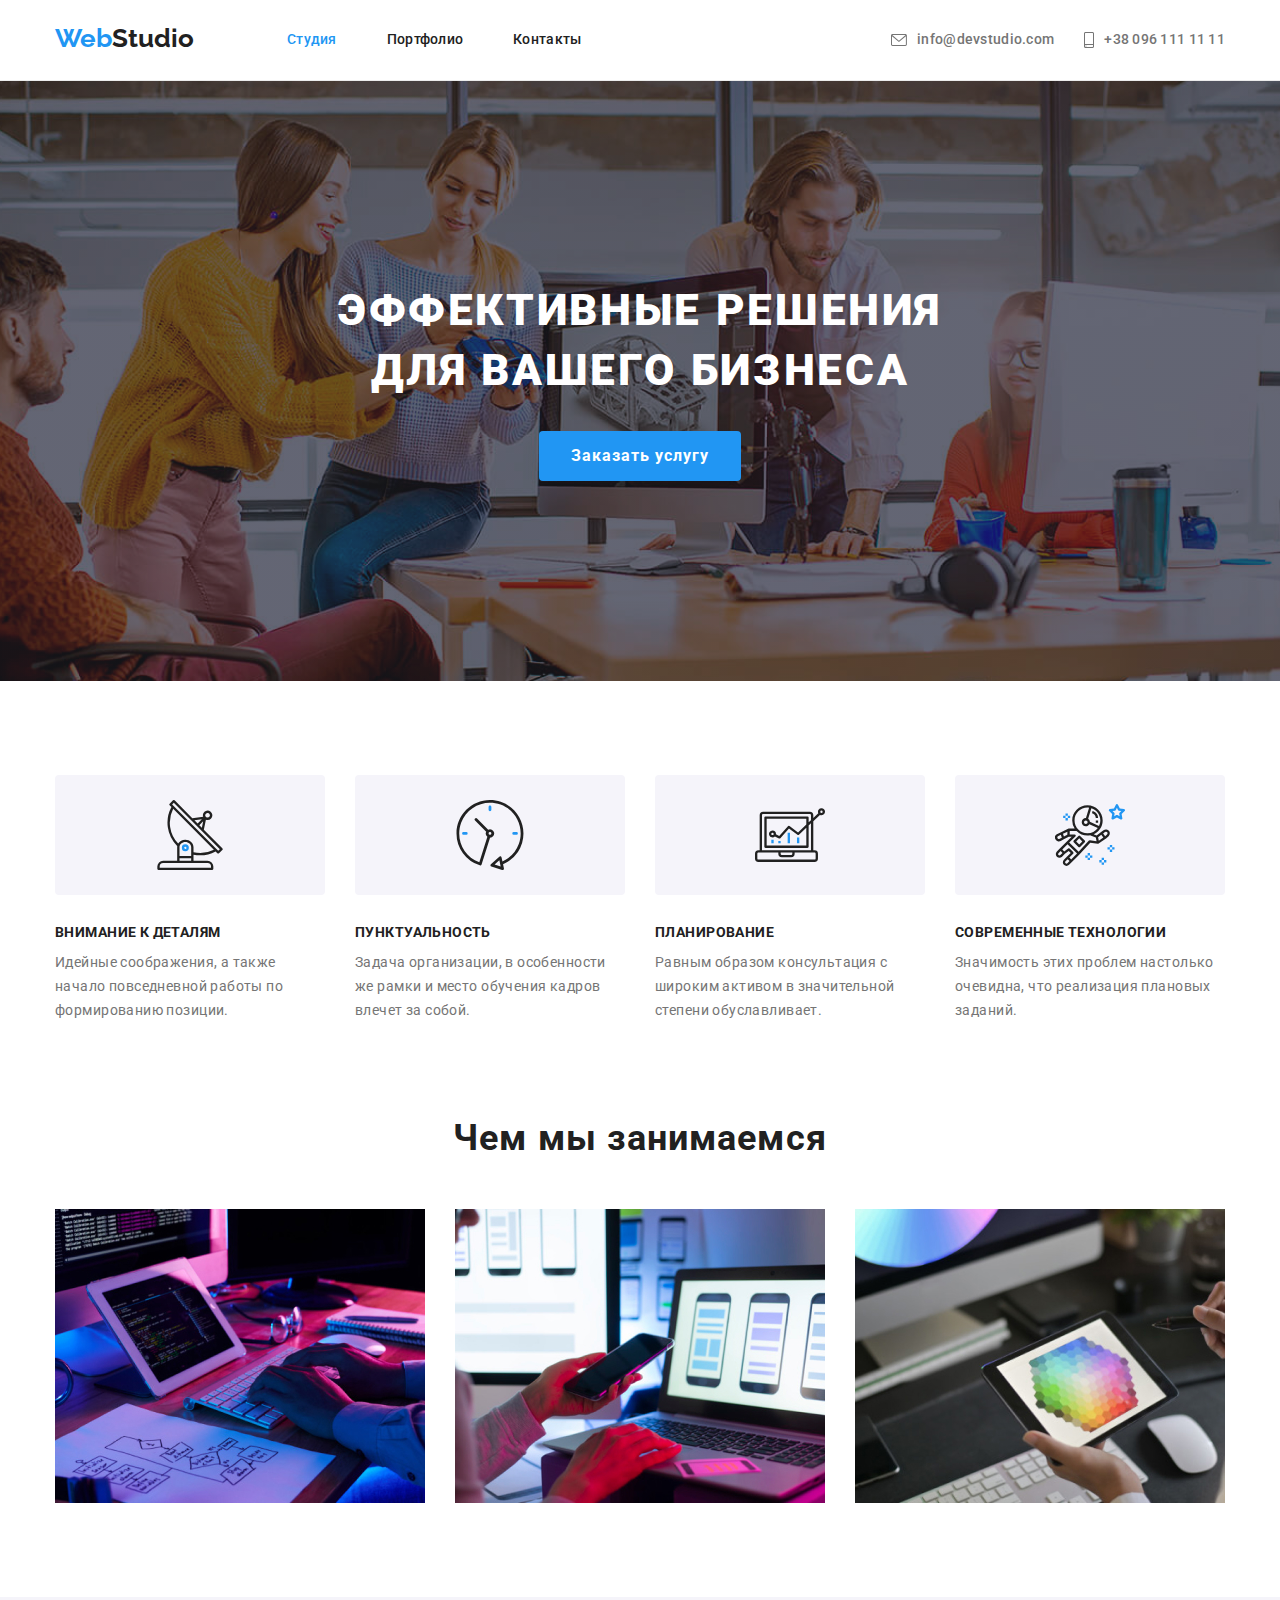
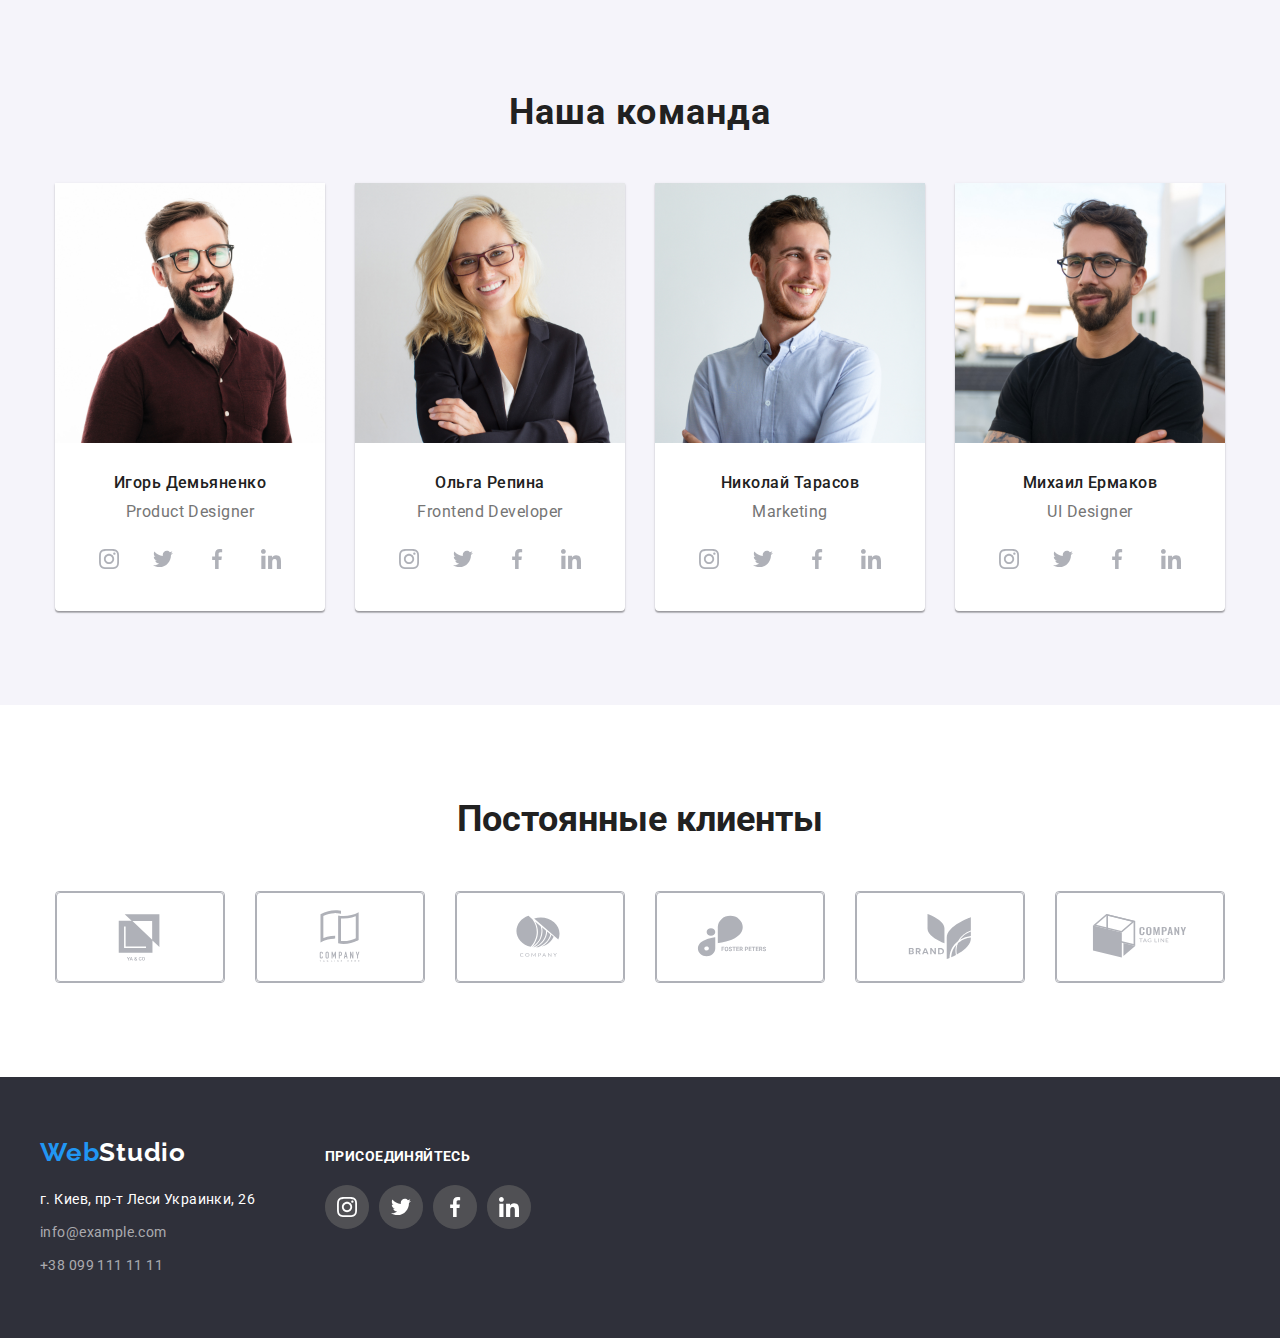
<file: index.html>
<!DOCTYPE html>
<html lang="ru">
<head>
<meta charset="UTF-8" />
<meta http-equiv="X-UA-Compatible" content="IE=edge" />
<meta name="viewport" content="width=device-width, initial-scale=1.0" />
<title>Document</title>
<link rel="preconnect" href="https://fonts.googleapis.com" />
<link rel="preconnect" href="https://fonts.gstatic.com" crossorigin />
<link href="https://fonts.googleapis.com/css2?family=Raleway:wght@700&family=Roboto:wght@400;500;700;900&display=swap"rel="stylesheet"/>
<link rel="stylesheet" href="//cdnjs.cloudflare.com/ajax/libs/modern-normalize/1.1.0/modern-normalize.min.css"/>
<link rel="stylesheet" href="./css/styles.css" />
</head>
<body class="page">
<!-- Шапка сайта-->
<header>
<div class="header">
<div class="container"> 
<div class="header-row">
<a class="logo-first-header" href="" lang="en">Web<span class="logo-second-header">Studio</span></a>
<nav>
<!--Навигация на другие страницы-->
<ul class="site-nav list">
<li class="contacts"><a class="nav-link current" href="">Студия</a></li>
<li class="contacts"><a class="nav-link" href="./porfolio.html">Портфолио</a></li>
<li class="contacts-nav"><a class="nav-link contacts-item" href="">Контакты</a></li>
</ul>
</nav>
<ul class="auth-nav list">
<li class="contacts-auth"><a class="contacts-link-up" href="mailto:info@devstudio.com" type="images/svg">
<svg class="envelope" width="16" height="12"><use href="./images/icons.svg#envelope"></use></svg>info@devstudio.com</a></li>
<li><a class="contacts-link-up-item" href="tel:">
<svg class="smartphone" width="10" height="16" ><use href="./images/icons.svg#smartphone"></use></svg>+38 096 111 11 11</a>
</li>
</ul>
</div>
</div>
</div> 
</header>
<!--Уникальный контент страницы-->
<main>
<!--Герой-->
<section class="section-hero">
<div class="container">
<h1 class="section-hero-title">Эффективные решения для вашего бизнеса</h1>
<button type="button" class="button link">Заказать услугу</button>
</div> 
</div>
</div>
</div>
</section>
<!--Особенности-->
<section class="benefits">
<div class="container-benefits">
<ul class="benefits-ul list">
    <li><div class="benefits-icon">
      <svg class="antenna"><use href="./images/icons.svg#antenna" width="70" height="70"></use></svg></div>
<div class="benefits-details">
    <h3 class="benefits-title">Внимание к деталям</h3>
<p class="benefits-description">Идейные соображения, а также начало повседневной работы по формированию позиции.</p>
</div></li>
<li ><div class="benefits-icon"><svg class="clock"><use href="./images/icons.svg#clock" width="70" height="70" ></use></svg></div>
<div class="benefits-details"><h3 class="benefits-title">Пунктуальность</h3>
<p class="benefits-description">Задача организации, в особенности же рамки и место обучения кадров влечет за собой.</p>
</div></li>
<li><div class="benefits-icon"><svg class="diagram"><use href="./images/icons.svg#diagram" width="70" height="70" ></use></svg></div>
<div class="benefits-details"><h3 class="benefits-title">Планирование</h3>
<p class="benefits-description">Равным образом консультация с широким активом в значительной степени обуславливает.</p>
</div></li>
<li><div class="benefits-icon"><svg class="astronaut"><use href="./images/icons.svg#astronaut" width="70" height="70" ></use></svg></div>
<div class="benefits-details"><h3 class="benefits-title">Современные технологии</h3>
<p class="benefits-description">Значимость этих проблем настолько очевидна, что реализация плановых заданий.</p>
</div></li>
</ul>
</div>
</section>
<!--Этапы работ-->
<section class="work-type">
<div class="container">
<h3 class="section-title">Чем мы занимаемся</h3>
<ul class="list">
<li><img src="./images/photo1.jpg" alt="Вёрстка" width="370" height="294" /></li>
<li><img src="./images/photo2.jpg" alt="Создание мобильных приложений" width="370" height="294"/></li>
<li><img src="./images/photo3.jpg" alt="Графика" width="370" hight="294"/></li>
</ul>
</div>
</section>
<!--Наша команда-->
<section class="our-team">
<div class="container">
<h2 class="our-team-section-title">Наша команда</h2>
<ul class="list">
<li class="our-team-item"><img src="./images/img1.jpg" alt="Дизайнер продуктов" width="270"/>
<div class="item-caption">
<h3 class="our-team-item-title">Игорь Демьяненко</h3>
<p class="our-team-item-description">Product Designer</p>
<ul class="social-list">
<li class="social-item"><a class="social-link link" href="https://www.instagram.com/account">   
<svg class="social-icon"><use href="./images/icons.svg#instagram1"></svg></a></li>
<li class="social-item"><a class="social-link link" href="https://twitter.com/account">
<svg class="social-icon"><use href="./images/icons.svg#twitter1"></use></svg></a></li>
<li class="social-item"><a class="social-link link" href="https://www.facebook.com/account">
<svg class="social-icon"><use href="./images/icons.svg#facebook1"></use></svg></a></li>
<li class="social-item"><a class="social-link link" href="https://www.linkedin.com/account">
<svg class="social-icon"><use href="./images/icons.svg#linkedin1"></use></svg></a></li>
</ul>
</div>
</li>
<li class="our-team-item"><img src="./images/img2.jpg" alt="Фронтенд-разработчик" width="270"/>
<div class="item-caption">
<h3 class="our-team-item-title">Ольга Репина</h3>
<p class="our-team-item-description">Frontend Developer</p>
<ul class="social-list">
<li class="social-item"><a class="social-link link" href="https://www.instagram.com/account">
<svg class="social-icon"><use href="./images/icons.svg#instagram2"></use></svg></a></li>
<li class="social-item"><a class="social-link link" href="https://twitter.com/account">
<svg class="social-icon"><use href="./images/icons.svg#twitter1"></use></svg></a></li>
<li class="social-item"><a class="social-link link" href="https://www.facebook.com/account">
<svg class="social-icon"><use href="./images/icons.svg#facebook1"></use></svg></a></li>
<li class="social-item"><a class="social-link link" href="https://www.linkedin.com/account">
<svg class="social-icon"><use href="./images/icons.svg#linkedin1"></use></svg></a></li>
</ul>
</div>
</li>
<li class="our-team-item"><img src="./images/img3.jpg" alt="Маркетинг" width="270" />
<div class="item-caption">
<h3 class="our-team-item-title">Николай Тарасов</h3>
<p class="our-team-item-description">Marketing</p>
<ul class="social-list">
<li class="social-item"><a class="social-link link" href="https://www.instagram.com/account">
<svg class="social-icon"><use href="./images/icons.svg#instagram2"></svg></a></li>
<li class="social-item"><a class="social-link link" href="https://twitter.com/account">
<svg class="social-icon"><use href="./images/icons.svg#twitter1"></use></svg></a></li>
<li class="social-item"><a class="social-link link" href="https://www.facebook.com/account">
<svg class="social-icon"><use href="./images/icons.svg#facebook1"></use></svg></a></li>
<li class="social-item"><a class="social-link link" href="https://www.linkedin.com/account">
<svg class="social-icon"><use href="./images/icons.svg#linkedin1"></use></svg></a></li>
</ul>
</div>
</li>
<li class="our-team-item"><img src="./images/img4.jpg" alt="Дизайнер" width="270" />
<div class="item-caption">
<h3 class="our-team-item-title">Михаил Ермаков</h3>
<p class="our-team-item-description">UI Designer</p>
<ul class="social-list">
<li class="social-item"><a class="social-link link" href="https://www.instagram.com/account">
<svg class="social-icon"><use href="./images/icons.svg#instagram2"></svg></a></li>
<li class="social-item"><a class="social-link link" href="https://twitter.com/account">
<svg class="social-icon"><use href="./images/icons.svg#twitter1"></use></svg></a></li>
<li class="social-item"><a class="social-link link" href="https://www.facebook.com/account">
<svg class="social-icon"><use href="./images/icons.svg#facebook1"></use></svg></a></li>
<li class="social-item"><a class="social-link link" href="https://www.linkedin.com/account">
<svg class="social-icon"><use href="./images/icons.svg#linkedin1"></use></svg></a></li>
</ul>
</div>
</li>
</ul>
</div>
</section>
<!--Постоянные клиенты-->
<section class="clients">
<div class="container">
<h2 class="clients-title">Постоянные клиенты</h2>
<ul class="clients-list">
<li class="clients-list-items"><a class="clients-link link" href="">
<svg class="clients-icons" width="106px" height="60px"><use href="./images/icons.svg#logo1"></use></svg></a></li>
<li class="clients-list-items"><a class="clients-link link" href="">
<svg class="clients-icons" width="106px" height="60px"><use href="./images/icons.svg#logo2"></use></svg></a></li>
<li class="clients-list-items"><a class="clients-link link" href="">
<svg class="clients-icons" width="106px" height="60px"><use href="./images/icons.svg#logo3"></use></svg></a></li>
<li class="clients-list-items"><a class="clients-link link" href="">
<svg class="clients-icons" width="106px" height="60px"><use href="./images/icons.svg#logo4"></use></svg></a></li>
<li class="clients-list-items"><a class="clients-link link" href="">
<svg class="clients-icons" width="106px" height="60px"><use href="./images/icons.svg#logo5"></use></svg></a></li>
<li class="clients-list-items"><a class="clients-link link" href="">
<svg class="clients-icons" width="106px" height="60px"><use href="./images/icons.svg#logo6"></use></svg></a></li>
</ul>
</div>
</section>
</main>
<!--Подвал страницы-->
<footer class="footer">
<div class="container-footer">
<div><a class="logo-first-footer link" href="" lang="en">Web<span class="logo-second-footer">Studio</span></a>
<div class="footer-adress">
<ul class="list">
<li><address class="contacts-adress">г. Киев, пр-т Леси Украинки, 26</address></li>
<li><a class="contacts-link-down link" href="mailto:info@example.com">info@example.com</a></li>
<li><a class="contacts-link-down link" href="tel:">+38 099 111 11 11</a></li>
</ul>
</div>
</div>
<div class="join-container">
<p class="join">ПРИСОЕДИНЯЙТЕСЬ</p>
<ul class="social-list-footer">
<li class="social-item-footer"><a class="social-footer-link link" href="https://www.instagram.com/account">
<svg class="social-icon-footer"><use href="./images/icons.svg#instagram3"></use></svg></a></li>
<li class="social-item-footer"><a class="social-footer-link link" href="https://twitter.com/account">    
<svg class="social-icon-footer"><use href="./images/icons.svg#twitter2"></use></svg></a></li>
<li class="social-item-footer"><a class="social-footer-link link" href="https://www.facebook.com/account">
<svg class="social-icon-footer"><use href="./images/icons.svg#facebook2"></use></svg></a></li>
<li class="social-item-footer"><a class="social-footer-link link" href="https://www.linkedin.com/account">
<svg class="social-icon-footer"><use href="./images/icons.svg#linkedin2"></use></svg></a></li>
</ul>
</div></div>
</footer>
</body>
</html>
</file>
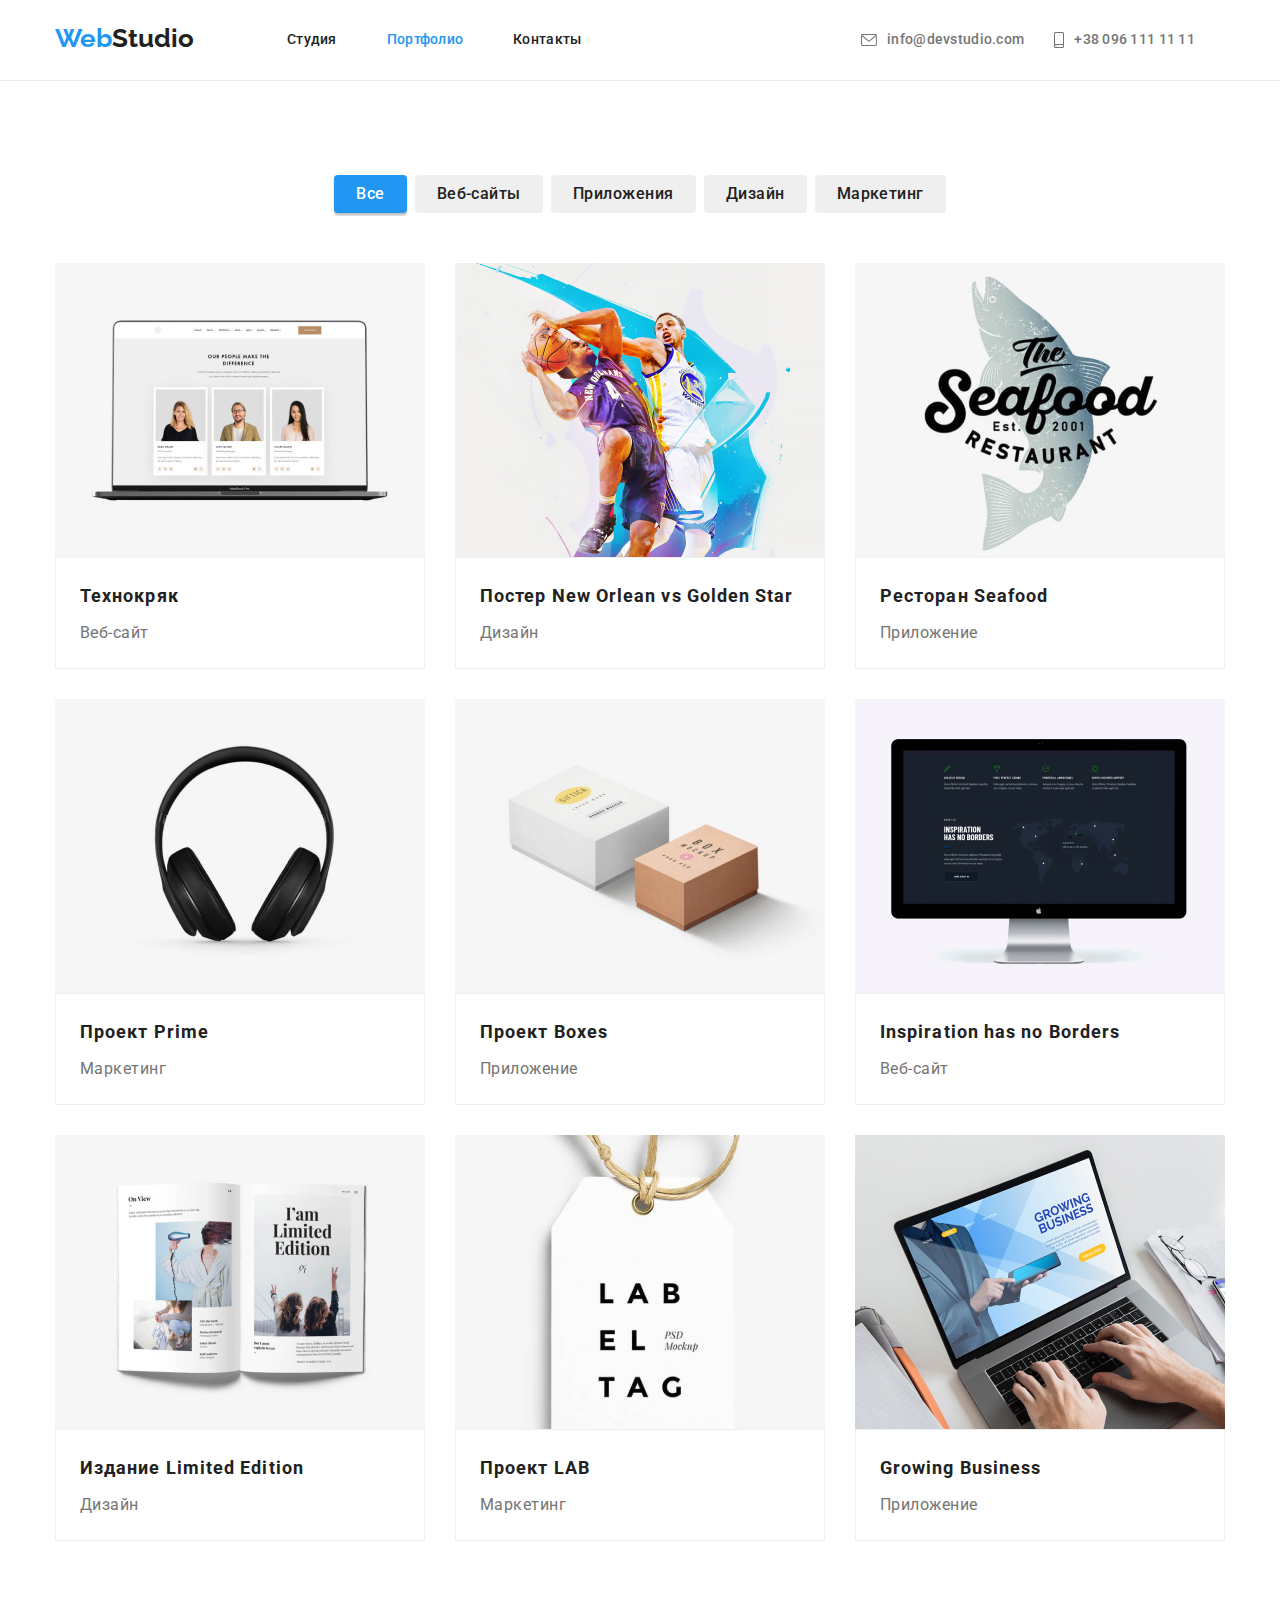
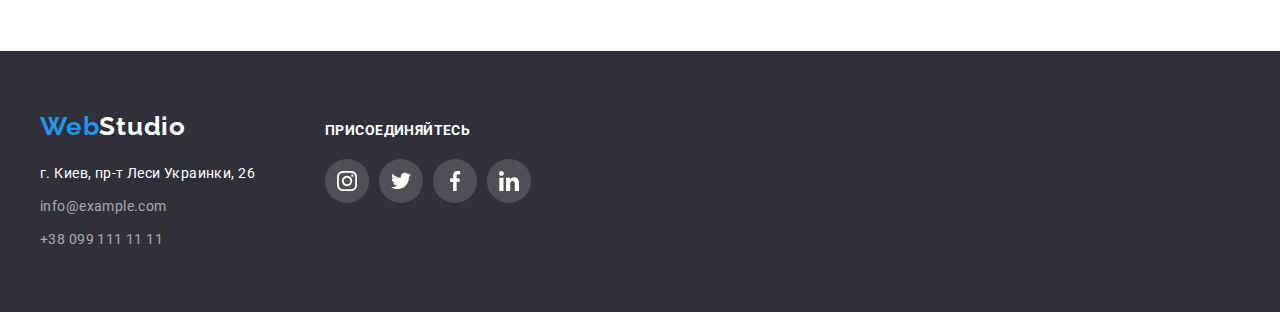
<file: porfolio.html>
<!DOCTYPE html>
<html lang="ru">
<head>
<meta charset="UTF-8" />
<meta http-equiv="X-UA-Compatible" content="IE=edge" />
<meta name="viewport" content="width=device-width, initial-scale=1.0" />
<title>Portfolio</title>
<link href="https://fonts.googleapis.com/css2?family=Raleway:wght@700&family=Roboto:wght@400;500;700;900&display=swap"
rel="stylesheet"/>
<link rel="preconnect" href="https://fonts.googleapis.com" />
<link rel="preconnect" href="https://fonts.gstatic.com" crossorigin />
<link rel="stylesheet" href="//cdnjs.cloudflare.com/ajax/libs/modern-normalize/1.1.0/modern-normalize.min.css"/>
<link rel="stylesheet" href="./css/styles.css" />
</head>
<body class="page">
<!-- Шапка сайта-->
<header>
<div class="header">
<div class="container">
<div class="header-row">
<a class="logo-first-header" href="" lang="en">Web<span class="logo-second-header">Studio</span></a>
<nav>
<!--Навигация на другие страницы-->
<ul class="site-nav list">
<li class="contacts"><a class="nav-link " href="./index.html">Студия</a></li>
<li class="contacts"><a class="nav-link current" href="">Портфолио</a></li>
<li class="contacts-nav"><a class="nav-link contacts-item" href="">Контакты</a></li>
</ul>
</nav>
<ul class="auth-nav list">
<li class="contacts-auth"><a class="contacts-link-up" href="mailto:info@devstudio.com">
<svg class="envelope" width="16" height="12" ><use href="./images/icons.svg#envelope">
</use></svg>info@devstudio.com</a>
</li>
<li class="contacts-auth"><a class="contacts-link-up-item" href="tel:"><svg class="smartphone" width="10" height="16">
<use href="./images/icons.svg#smartphone"></use></svg>+38 096 111 11 11</a>
</li>
</ul>    
</div>
</div>  
</div>  
</header>
</body>
</html>
 <!--Уникальный контент страницы-->
 <main>
 <!--Герой-->
 <section class="portfolio-section">
 <div class="container">
 <h1 class="section-hero-title"></h1>
 <!--Фильтр страницы-->
 <ul class="list">
 <li><button type="button" class="button-secondary-pointer current-btn">Все</button></li>
 <li><button type="button" class="button-secondary-pointer link">Веб-сайты</button></li>
 <li><button type="button" class="button-secondary-pointer link">Приложения</button></li>
 <li><button type="button" class="button-secondary-pointer link">Дизайн</button></li>
 <li><button type="button" class="button-secondary-pointer link">Маркетинг</button></li>
 </ul>
 <!--Фильтр Портфолио-->
 <ul class="portfolio-list">
<li class="flex-element">
 <a class="flex-element-inner" href="">
 <img src="./images/img5.jpg" alt="Веб-сайт" width="370" />
 <div class="item-description-wrp">
 <h3 class="item-title">Технокряк</h3>
 <p class="item-description">Веб-сайт</p>
 </div>
 </a>
 </li>
 <li class="flex-element">
 <a class="flex-element-inner" href="">
 <img src="./images/img6.jpg" alt="Постер с фото баскетбол" width="370" />
 <div class="item-description-wrp">
 <h3 class="item-title">Постер New Orlean vs Golden Star</h3>
 <p class="item-description">Дизайн</p>
 </div>
 </a>
 </li>
 <li class="flex-element">
 <a class="flex-element-inner" href="">
 <img src="./images/img7.jpg" alt="Ресторан - логотип" width="370" />
 <div class="item-description-wrp">
 <h3 class="item-title">Ресторан Seafood</h3>
 <p class="item-description">Приложение</p>
 </div>
 </a>
 </li>
 <li class="flex-element">
 <a class="flex-element-inner" href="">
 <img src="./images/img8.jpg" alt="Основной проект" width="370" />
 <div class="item-description-wrp">
 <h3 class="item-title">Проект Prime</h3>
 <p class="item-description">Маркетинг</p>
 </div>
 </a>
 </li>
 <li class="flex-element">
 <a class="flex-element-inner" href="">
 <img src="./images/img9.jpg" alt="Проект - Боксы" width="370" />
 <div class="item-description-wrp">
 <h3 class="item-title">Проект Boxes</h3>
 <p class="item-description">Приложение</p>
 </div>
 </a>
 </li>
 <li class="flex-element">
 <a class="flex-element-inner" href="">
 <img src="./images/img10.jpg" alt="Вдохновение" width="370" />
 <div class="item-description-wrp">
 <h3 class="item-title">Inspiration has no Borders</h3>
 <p class="item-description">Веб-сайт</p>
 </div>
 </a>
 </li>
 <li class="flex-element">
 <a class="flex-element-inner" href="">
 <img src="./images/img11.jpg" alt="Ограниченное издание" width="370" />
 <div class="item-description-wrp">
 <h3 class="item-title">Издание Limited Edition</h3>
 <p class="item-description">Дизайн</p>
 </div>
 </a>
 </li>
 <li class="flex-element">                
 <a class="flex-element-inner" href="">                    
 <img src="./images/img12.jpg" alt="Программа обучения" width="370"/>
 <div class="item-description-wrp">
 <h3 class="item-title">Проект LAB</h3>
 <p class="item-description">Маркетинг</p>
 </div>
 </a>
 </li>
 <li class="flex-element">
 <a class="flex-element-inner" href="">
 <img src="./images/img13.jpg" alt="Растущий бизнес" width="370" />
 <div class="item-description-wrp">
 <h3 class="item-title">Growing Business</h3>
 <p class="item-description">Приложение</p>
 </div>
 </a>
</li>
</ul>
</div>
</section>
</main>
<!--Подвал страницы-->
<footer class="footer">
<div class="container-footer">
<div><a class="logo-first-footer link" href="" lang="en" >Web<span class="logo-second-footer">Studio</span></a>
<div class="footer-adress">
<ul class="list">
<li><address class="contacts-adress">г. Киев, пр-т Леси Украинки, 26</address></li>
<li><a class="contacts-link-down link" href="mailto:info@example.com">info@example.com</a></li>
<li><a class="contacts-link-down link" href="tel:">+38 099 111 11 11</a></li>
</ul>
</div>
</div>
<div class="join-container">     
<p class="join">ПРИСОЕДИНЯЙТЕСЬ</p>
<ul class="social-list-footer">
<li class="social-item-footer"><a class="social-footer-link link" href="https://www.instagram.com/account">
<svg class="social-icon-footer"><use href="./images/icons.svg#instagram3"></use></svg></a></li>         
<li class="social-item-footer"><a class="social-footer-link link" href="https://twitter.com/account">     
<svg class="social-icon-footer"><use href="./images/icons.svg#twitter2"></use></svg></a></li>
<li class="social-item-footer"><a class="social-footer-link link" href="https://www.facebook.com/account">
<svg class="social-icon-footer"><use href="./images/icons.svg#facebook2"></use></svg></a></li>
<li class="social-item-footer"><a class="social-footer-link link" href="https://www.linkedin.com/account">
<svg class="social-icon-footer"><use href="./images/icons.svg#linkedin2"></use></svg></a></li>
</ul>
</div>
</footer>
</body>
</html>
</file>
<file: css/styles.css>
:root {
  --primary-text-color: #212121;
  --secondary-text-color: #757575;
  --accent-color: #2196f3;
  --primary-white-text-color: #ffffff;
  --secondary-white-text-color: rgba (255, 255, 255, 0.6);
  --primary-light-color: #ffffff;
  --third-text-color: #f5f4fa;
  --primary-black-color: #2f303a;
  --accent-second-color: #188ce8;
  --icon-unactive: #afb1b8;
}

html {
  box-sizing: border-box;
}

.container {
  width: 1200px;
  padding-left: 15px;
  padding-right: 15px;
  margin-left: auto;
  margin-right: auto;
}

*,
*::after,
*::before {
  box-sizing: inherit;
}

h1,
h2,
h3,
h4,
h5,
h6,
p {
  margin: 0;
}

.box {
  width: 500px;
  height: 100px;
  margin-left: auto;
  margin-right: auto;
}

body {
  color: var(--primary-text-color);
  background-color: var(--primary-light-color);
  font-family: Roboto, sans-serif;
  margin: 0;
}

.link {
  display: inline-block;
  color: inherit;
  font-family: inherit;
  text-decoration: none;
}

.list {
  list-style: none;
  padding: 0;
  margin: 0;
}

img {
  display: block;
  max-width: 100%;
  height: auto;
}

/* Logo */
.header {
  border-bottom: 1px solid #ececec;
}

.header-row {
  display: flex;
}

.logo {
  color: var(--primary-text-color);
  font-family: Raleway, sans-serif;
  font-weight: 400;
  font-size: 26px;
  line-height: 1.19;
  text-decoration: none;
}

.logo-first-header {
  color: var(--accent-color);
  font-family: Raleway, sans-serif;
  font-weight: 700;
  font-size: 26px;
  text-decoration: none;
}

.logo-second-header {
  color: var(--primary-text-color);
}

.logo-third-footer {
  color: var(--primary-white-text-color);
  background-color: var(--primary-black-color);
}

/* Site nav */

.header-row .list {
  display: flex;
  flex-direction: row;
  align-items: flex-start;
  padding: 0px;
}

.header-row .list a {
  display: flex;
}
.header-row nav {
  margin-right: auto;
}
.auth-nav {
  justify-self: self-end;
}
.logo-first-header {
  display: inline-block;
  padding-top: 24px;
  padding-bottom: 25px;
  margin-right: 93px;
}

.main-nav {
  display: flex;
  align-items: center;
}
.contacts {
  margin-right: 50px;
}
.nav-link {
  color: var(--primary-text-color);
  font-style: normal;
  font-weight: 500;
  font-size: 14px;
  line-height: 1.14;
  letter-spacing: 0.02em;
  text-decoration: none;
  padding-top: 32px;
  padding-bottom: 32px;
  display: inline-block;
}
.contacts-item {
  padding-top: 32px;
  padding-bottom: 32px;
  display: inline-block;
}

.logo-first-header:hover,
.logo-first-header:focus,
.logo-second-header:hover,
.logo-second-header:focus,
.logo-third-footer:hover,
.logo-third-footer:focus,
.contacts-link-down:hover,
.contacts-link-down:focus,
.contacts-link-up:hover,
.contacts-link-up:focus,
.contacts-auth:hover,
.contacts-auth:focus,
.contacts-link-up-item:hover,
.contacts-link-up-item:focus,
.current,
.nav-link:hover,
.nav-link:focus {
  color: var(--accent-color);
}

/* Auth-nav*/

.contacts-auth {
  display: flex;
  justify-content: center;
  align-items: center;
  margin-right: 30px;
}

.contacts-link-up,
.contacts-link-up-item {
  fill: #757575;
}
.envelope,
.smartphone {
  margin-right: 10px;
}
.envelope,
.smartphone {
  fill: currentColor;
}
.contacts-link-up,
.contacts-link-up-item {
  display: flex;
  justify-content: center;
  align-items: center;
  color: var(--secondary-text-color);
  font-family: inherit;
  font-weight: 500;
  font-size: 14px;
  line-height: 1.14;
  letter-spacing: 0.02em;
  text-decoration: none;
  padding-top: 32px;
  padding-bottom: 32px;
}

/* Hero */

.section-hero {
  color: var(--primary-white-text-color);
  background-color: var(--primary-black-color);
  display: flex;
  align-items: center;
  justify-content: center;
  height: 600px;
  text-align: center;
  padding-top: 0px;
  padding-bottom: 0px;
  background-image: linear-gradient(
      rgba(47, 48, 58, 0.4),
      rgba(47, 48, 58, 0.4)
    ),
    url(../images/img.png);
  background-repeat: no-repeat;
  background-position: 50% 50%;
  background-size: cover;
  max-width: 1600px;
  margin-left: auto;
  margin-right: auto;
}

.section-hero-title {
  display: flex;
  width: 696px;
  text-align: center;
  margin-left: auto;
  margin-right: auto;
  background-position: center;
  background-size: contain;
}

.hero-title {
  color: var(--primary-white-text-color);
  font-family: inherit;
  font-style: normal;
  font-weight: 900;
  font-size: 44px;
  line-height: 1.36;
  letter-spacing: 0.06em;
  text-transform: uppercase;
}

.section-hero-title {
  color: var(--primary-white-text-color);
  font-family: Roboto, sans-serif;
  font-style: normal;
  font-weight: 900;
  font-size: 44px;
  line-height: 1.36;
  text-align: center;
  letter-spacing: 0.06em;
  text-transform: uppercase;
}

/* Button */

.button {
  padding: 10px 32px;
  margin-top: 30px;
  color: var(--primary-white-text-color);
  background-color: var(--accent-color);
  font-family: inherit;
  border-radius: 4px;
  font-style: normal;
  font-weight: 700;
  font-size: 16px;
  line-height: 1.88;
  letter-spacing: 0.06em;
  border: 0;
}

.button:hover,
.button:focus {
  background-color: var(--accent-second-color);
}

.button,
.portfolio-btn-pointer,
.current-btn,
.button-secondary-pointer {
  cursor: pointer;
}

.button-secondary link:hover,
.button-secondary link:focus {
  background-color: var(--accent-color);
  color: var(--primary-white-text-color);
}

.button-secondary-pointer {
  padding: 6px 22px;
  display: inline-block;
  border: 0;
  border-radius: 4px;
  font-family: inherit;
  font-weight: 500;
  font-size: 16px;
  line-height: 1.63;
  text-align: center;
  letter-spacing: 0.03em;
}

.button-secondary-pointer:hover,
.button-secondary-pointer:focus,
.button-secondary-pointer:active,
.button-secondary-pointer.current-btn {
  background-color: var(--accent-color);
  color: var(--primary-white-text-color);
  box-shadow: 0px 3px 1px rgba(0, 0, 0, 0.1), 0px 1px 2px rgba(0, 0, 0, 0.08),
    0px 2px 2px rgba(0, 0, 0, 0.12);
}

.portfolio-btn {
  background-color: var(--third-text-color);
  color: var(--primary-text-color);
}

/* Peculiarities */
.container-benefits {
  display: flex;
  justify-content: center;
  align-items: center;
}
.benefits {
  padding-top: 94px;
  padding-bottom: 94px;
}
.benefits-ul {
  display: flex;
  padding: 0;
  margin: 0;
  list-style: none;
}
.benefits-ul li:last-child {
  margin-right: 0;
}
.benefits-ul li {
  width: 270px;
  margin-right: 30px;
}
.benefits-icon {
  display: flex;
  justify-content: center;
  align-items: center;
  width: 270px;
  height: 120px;
  background: #f5f4fa;
  margin-right: 30px;
  border-radius: 4px;
}

.benefits-details {
  margin-top: 30px;
}

.antenna {
  --antenna-color: var(--primary-text-color);
  --antenna-accent-color: var(--accent-color);
  width: 70px;
  height: 70px;
}

.clock {
  --clock-color: var(--primary-text-color);
  --clock-accent-color: var(--accent-color);
  width: 70px;
  height: 70px;
}

.diagram {
  --diagram-color: var(--primary-text-color);
  --diagram-accent-color: var(--accent-color);
  width: 70px;
  height: 70px;
}

.astronaut {
  --astronaut-color: var(--primary-text-color);
  --astronaut-accent-color: var(--accent-color);
  width: 70px;
  height: 70px;
}

.benefits-title {
  margin-bottom: 10px;
  color: var(--primary-text-color);
  font-family: Roboto, sans-serif;
  font-size: 14px;
  line-height: 1.14;
  letter-spacing: 0.03em;
  text-transform: uppercase;
}
.benefits-description {
  color: var(--secondary-text-color);
  font-family: inherit;
  font-weight: 400;
  font-size: 14px;
  line-height: 1.71;
  letter-spacing: 0.03em;
}

/* What are we doing */
.work-type {
  padding-bottom: 94px;
}
.work-type .list {
  display: flex;
  padding: 0;
  margin: 0;
}
.work-type .list li {
  display: block;
  width: 370px;
  margin-right: 30px;
}

.work-type .list li:last-child {
  margin-right: 0px;
}
.section-title {
  margin-bottom: 50px;
  color: var(--primary-text-color);
  font-weight: 700;
  font-size: 36px;
  line-height: 1.17;
  letter-spacing: 0.03em;
  text-align: center;
}

/* Our team */
.our-team {
  padding-top: 94px;
  padding-bottom: 94px;
  background-color: var(--third-text-color);
}
.our-team-section-title {
  color: var(--primary-text-color);
  background-color: var(--third-text-color);
  font-family: Roboto, sans-serif;
  font-weight: 700;
  font-size: 36px;
  line-height: 1.17;
  letter-spacing: 0.03em;
  text-align: center;
  margin-bottom: 50px;
}
.our-team .list {
  display: flex;
  background-color: var(--third-text-color);
  padding: 0;
  margin: 0;
}

.our-team-item {
  width: 25%;
  margin-right: 30px;
  background-color: var(--primary-light-color);
  box-shadow: 0px 1px 3px rgba(0, 0, 0, 0.12), 0px 1px 1px rgba(0, 0, 0, 0.14),
    0px 2px 1px rgba(0, 0, 0, 0.2);
  border-radius: 0px 0px 4px 4px;
}
.our-team-item:last-child {
  margin-right: 0px;
}

.our-team-item-title {
  margin-bottom: 10px;
  color: var(--primary-text-color);
  font-weight: 500;
  font-size: 16px;
  line-height: 1.19;
  text-align: center;
  letter-spacing: 0.03em;
}

.item-caption {
  padding: 30px;
}
.our-team-item-description {
  color: var(--secondary-text-color);
  font-family: Roboto, sans-serif;
  text-align: center;
  font-weight: 400;
  font-size: 16px;
  line-height: 1.19;
  letter-spacing: 0.03em;
  margin-bottom: 16px;
}

.social-list {
  display: flex;
  justify-content: center;
  padding: 0;
  margin: 0;
  list-style: none;
}
.social-item + .social-item {
  margin-left: 10px;
}

.social-item {
  display: flex;
  align-items: center;
  justify-content: center;
  width: 44px;
  height: 44px;
  color: #afb1b8;
  border-radius: 50%;
}
.social-link {
  display: flex;
  align-items: center;
  justify-content: center;
  text-decoration: none;
  background-color: #ffffff;
  color: #afb1b8;
  border-radius: 50%;
  border: none;
  width: 100%;
  height: 100%;
}
.social-icon {
  fill: #ffffff;
}

.social-icon {
  width: 20px;
  height: 20px;
  fill: currentColor;
}
.social-link:hover,
.social-link:focus {
  background-color: #2196f3;
}
.social-link:hover .social-icon,
.social-link:focus .social-icon {
  fill: #ffffff;
}

/* Filtre on the pages */
.portfolio-section {
  padding-bottom: 94px;
  padding-top: 94px;
}

.portfolio-section .list {
  margin-bottom: 50px;
  text-align: center;
}

.portfolio-section .list li {
  display: inline-block;
  margin-left: 2px;
  margin-right: 2px;
}

.portfolio-list {
  display: flex;
  flex-wrap: wrap;
  list-style: none;
  padding: 0;
  margin-left: -30px;
  margin-top: -30px;
}

.flex-element {
  display: flex;
  width: 370px;
  margin-left: 30px;
  margin-top: 30px;
}
.flex-element-inner {
  display: block;
  text-decoration: none;
}

.flex-element-inner:hover,
.flex-element-inner:focus {
  box-shadow: 0px 1px 1px rgba(0, 0, 0, 0.12), 0px 4px 4px rgba(0, 0, 0, 0.06),
    1px 4px 6px rgba(0, 0, 0, 0.16);
}

.item-description-wrp {
  padding: 20px 24px;
  border: 1px solid #eeeeee;
  box-sizing: border-box;
}

.item-title {
  color: var(--primary-text-color);
  font-family: Roboto, sans-serif;
  font-weight: 700;
  font-size: 18px;
  line-height: 2;
  letter-spacing: 0.06em;
  margin-bottom: 4px;
}

.item-description {
  color: var(--secondary-text-color);
  font-family: Roboto, sans-serif;
  font-weight: normal;
  font-size: 16px;
  line-height: 30px;
  letter-spacing: 0.03em;
}

/* Regylar clients */
.clients {
  padding-bottom: 94px;
  padding-top: 94px;
}

.clients-title {
  display: flex;
  justify-content: center;
  font-weight: 700;
  font-size: 36px;
  line-height: 1.16;

  margin-bottom: 50px;
}

.clients-list {
  display: flex;
  justify-content: center;
  padding: 0;
  margin: 0;
  list-style: none;
}

.clients-list-items:last-child {
  margin-right: 0px;
}

.clients-list-items {
  display: flex;
  align-items: center;
  justify-content: center;
  text-align: center;
  width: 170px;
  height: 92px;
  color: #afb1b8;
  border: 1px solid #afb1b8;
  border-radius: 4px;
  margin-right: 30px;
}

.clients-link {
  display: flex;
  align-items: center;
  justify-content: center;
  text-decoration: none;
  background-color: #ffffff;
  color: #afb1b8;
  box-sizing: border-box;
  border-radius: 4px;
  border: 1px solid #afb1b8;
  width: 100%;
  height: 100%;
}

.clients-icons {
  fill: #ffffff;
}

.clients-icons {
  width: 106px;
  height: 60px;
  fill: currentColor;
}

.clients-link:hover,
.clients-link:focus {
  border-color: #2196f3;
}
.clients-link:hover .clients-icons,
.clients-link:focus .clients-icons {
  fill: #2196f3;
}

.clients-icons {
  display: flex;
  justify-content: center;
  align-items: center;
  fill: var(--icon-unactive);
}

/* Footer */

.footer {
  padding: 60px 0;
  background-color: var(--primary-black-color);
}

.container-footer {
  display: flex;
  width: 1200px;
  align-items: baseline;
  margin-left: auto;
  margin-right: auto;
}
.footer-adress {
  background-color: var(--primary-black-color);
}

.logo-first-footer {
  margin-bottom: 20px;
  color: var(--accent-color);
  font-family: Raleway, sans-serif;
  font-weight: 700;
  font-size: 26px;
  line-height: 31px;
  letter-spacing: 0.03em;
}
.logo-second-footer {
  color: var(--primary-white-text-color);
  font-family: inherit;
  font-weight: 700;
  font-size: 26px;
  line-height: 31px;
  letter-spacing: 0.03em;
}
.footer .list {
  padding: 0;
  margin: 0;
}

.footer .list li {
  margin-bottom: 9px;
}
.footer .list li:last-child {
  margin-bottom: 0px;
}

.contacts-adress {
  color: var(--primary-white-text-color);
  font-family: inherit;
  font-style: normal;
  font-weight: 400;
  font-size: 14px;
  line-height: 1.71;
  letter-spacing: 0.03em;
  text-decoration: none;
}

.contacts-link-down {
  color: rgba(255, 255, 255, 0.6);
  font-family: inherit;
  font-style: normal;
  font-weight: 400;
  font-size: 14px;
  line-height: 1.71;
  letter-spacing: 0.03em;
  text-decoration: none;
}

.join-container {
  display: block;
  justify-content: center;
  align-items: center;
  margin-left: 70px;
}

.join {
  margin-bottom: 20px;
  font-family: Roboto;
  font-style: normal;
  font-weight: 700;
  font-size: 14px;
  line-height: 1.14;
  letter-spacing: 0.03em;
  text-transform: uppercase;
  color: #ffffff;
}
.social-list-footer {
  display: flex;
  justify-content: center;
  padding: 0;
  margin: 0;
  list-style: none;
}
.social-item-footer + .social-item-footer {
  margin-left: 10px;
}

.social-item-footer {
  display: flex;
  justify-content: center;
  align-items: center;
  width: 44px;
  height: 44px;
  background-color: rgba(100, 100, 100, 0.4);
  color: #ffffff;
  border-radius: 50%;
}

.social-footer-link {
  display: flex;
  align-items: center;
  justify-content: center;
  text-decoration: none;
  background-color: rgba(100, 100, 100, 0.4);
  color: #ffffff;
  border-radius: 50%;
  border: none;
  width: 100%;
  height: 100%;
}

.social-icon-footer {
  fill: #ffffff;
}

.social-icon-footer {
  width: 20px;
  height: 20px;
  fill: currentColor;
}
.social-footer-link:hover,
.social-footer-link:focus {
  background-color: #2196f3;
}

.social-footer-link:hover .social-icon-footer,
.social-footer-link:focus .social-icon-footer {
  fill: #ffffff;
}
</file>
